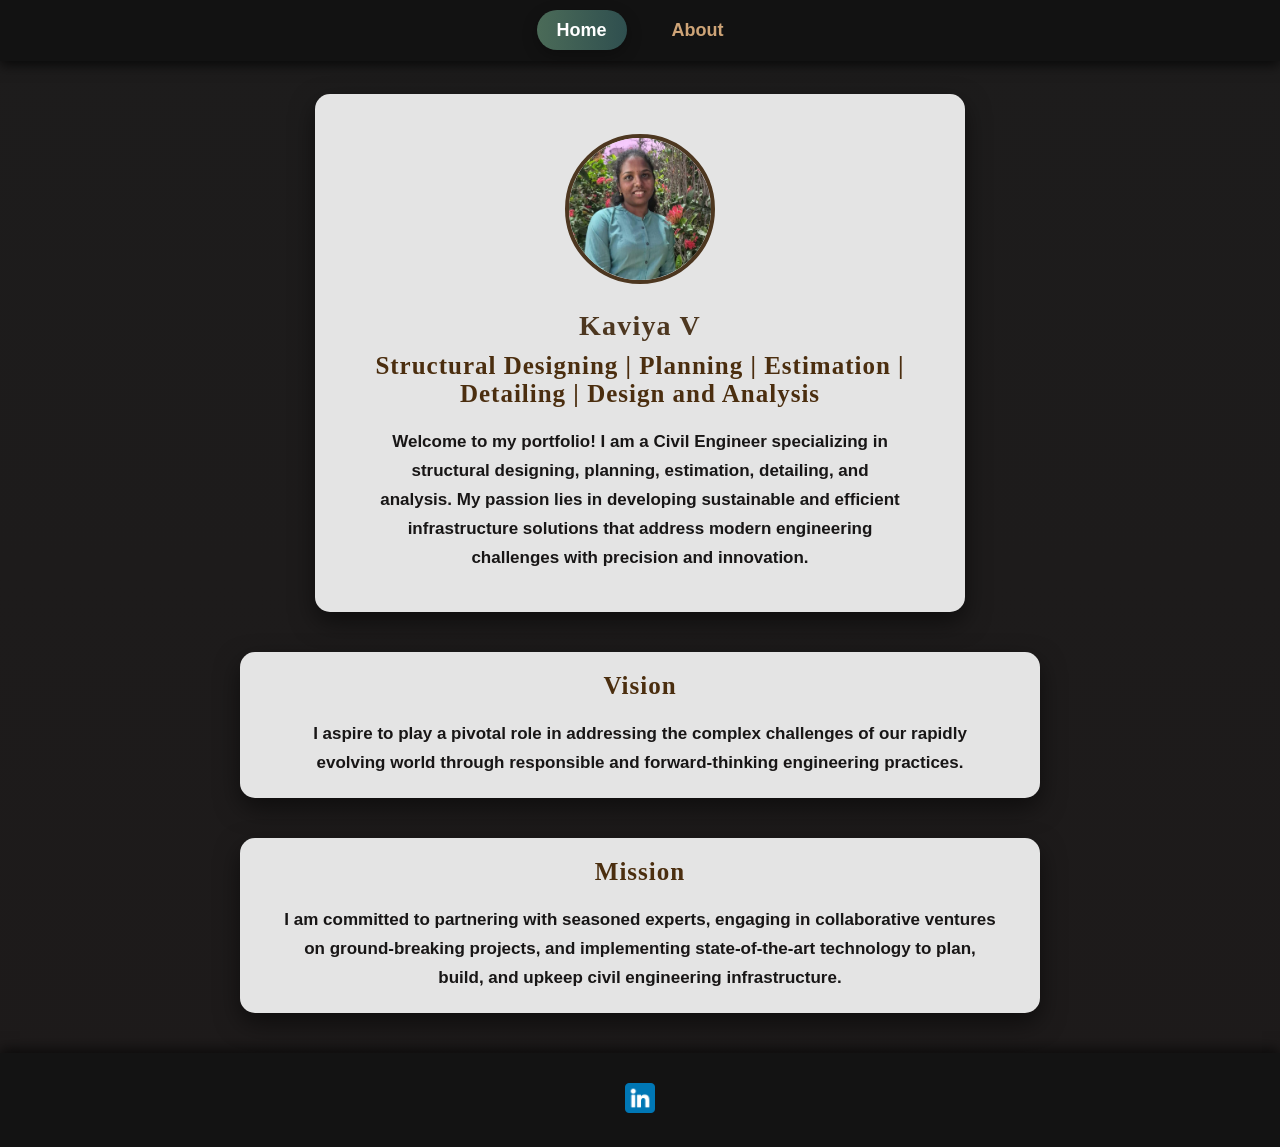
<file: index.html>
<!DOCTYPE html>
<html lang="en">
<head>
    <meta charset="UTF-8">
    <meta name="viewport" content="width=device-width, initial-scale=1.0">
    <title>Portfolio</title>
    <link rel="stylesheet" href="index.css">
    <link href="https://fonts.cdnfonts.com/css/hahmlet" rel="stylesheet">
                        
    <style>
        @import url('https://fonts.cdnfonts.com/css/hahmlet');
    </style>
                
</head>
<body>
    <header>
        <nav>
            <ul>
                <li><a href="home.html" class="active">Home</a></li>
                <li><a href="about.html">About</a></li>
            </ul>            
        </nav>
    </header>

    <br>
    <br>
    <br>

    <!-- Profile Section -->
    <section class="profile-section">
        <div class="profile-container">
            <img src="image/kaviya.jpg" alt="Profile Image" class="profile-img">
            <h1>Kaviya V</h1> 
            <h2>Structural Designing | Planning | Estimation | Detailing | Design and Analysis</h2>
            <b><p>Welcome to my portfolio! I am a Civil Engineer specializing in structural designing, planning, estimation, detailing, and analysis. My passion lies in developing sustainable and efficient infrastructure solutions that address modern engineering challenges with precision and innovation.</p></b>
        </div>
    </section>

    <!-- Vision Section -->
    <section class="vision-section">
        <div class="vision-container">
            <h2>Vision</h2>
            <b><p>I aspire to play a pivotal role in addressing the complex challenges of our rapidly evolving world through responsible and forward-thinking engineering practices.</p></b>
        </div>
    </section>

    <!-- Mission Section -->
    <section class="mission-section">
        <div class="mission-container">
            <h2>Mission</h2>
            <b><p>I am committed to partnering with seasoned experts, engaging in collaborative ventures on ground-breaking projects, and implementing state-of-the-art technology to plan, build, and upkeep civil engineering infrastructure.</p></b>
        </div>
    </section>

    <!-- Footer Section -->
    <footer>
        <div class="footer-container">
            <a href="https://www.linkedin.com/in/sowmiya-s-91776424b/" target="_blank">
                <img src="image/l.png" alt="LinkedIn" class="social-icon">
            </a>
        </div>
    </footer>
</body>
</html>
</file>
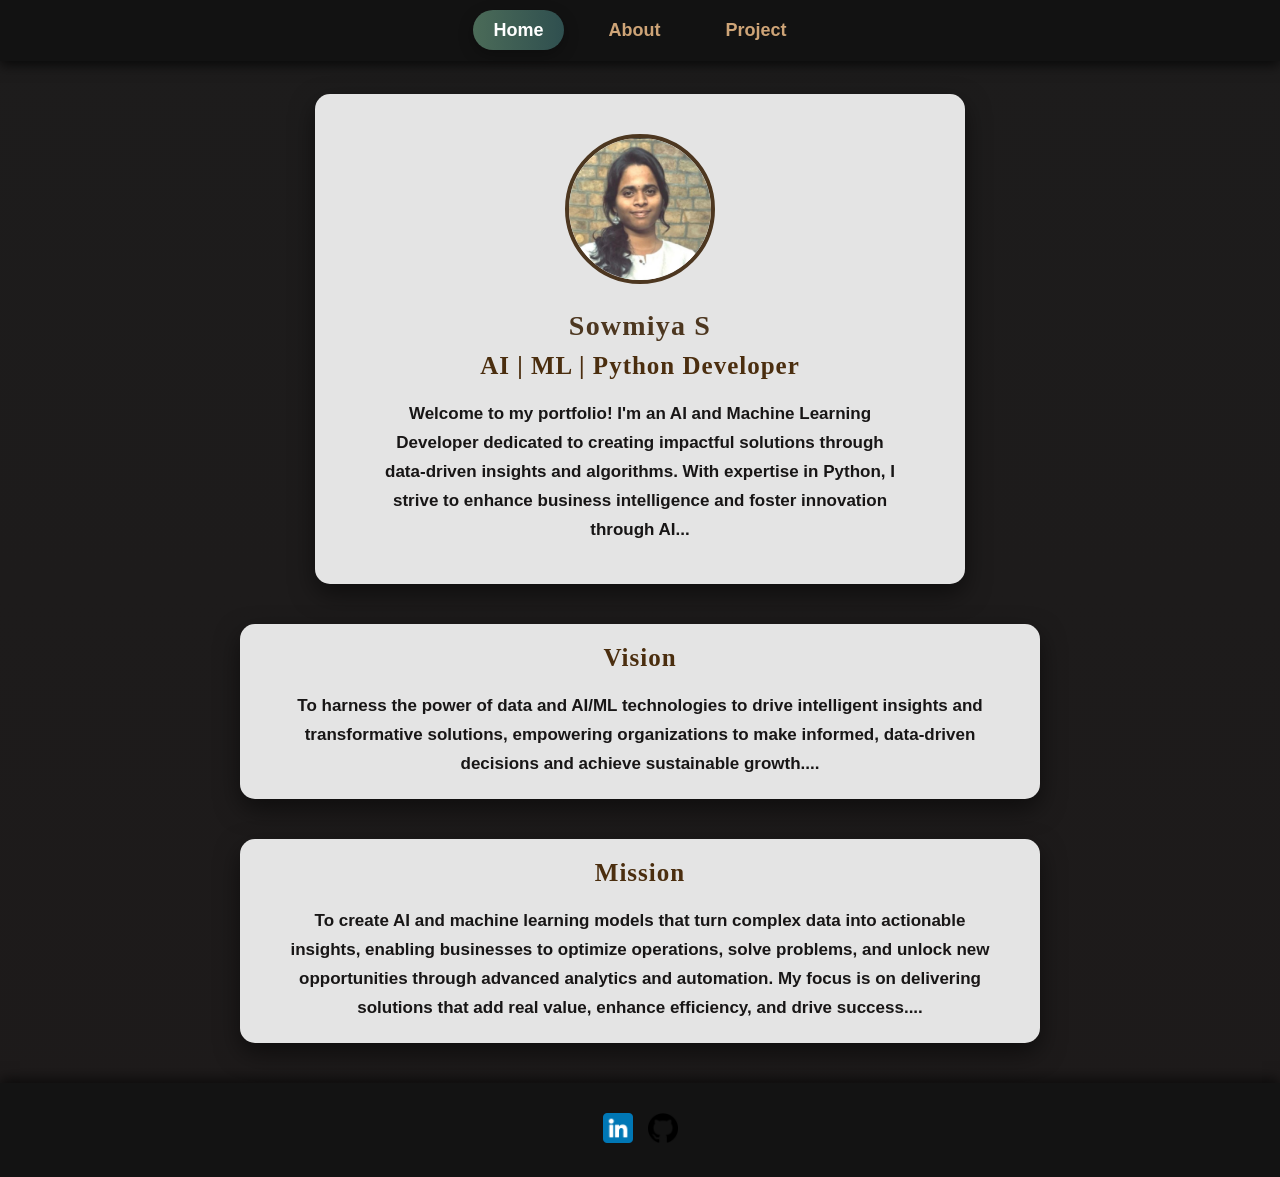
<file: sowmiya-s-main/index.html>
<!DOCTYPE html>
<html lang="en">
<head>
    <meta charset="UTF-8">
    <meta name="viewport" content="width=device-width, initial-scale=1.0">
    <title>Portfolio</title>
    <link rel="stylesheet" href="index.css">
    <!-- <link href="https://fonts.googleapis.com/css2?family=Playfair+Display:wght@400;600&display=swap" rel="stylesheet"> -->
    <link href="https://fonts.cdnfonts.com/css/hahmlet" rel="stylesheet">
                       
    <style>
        @import url('https://fonts.cdnfonts.com/css/hahmlet');
</style>
                
</head>
<body>
    <header>
        <nav>
            <ul>
                <li><a href="home.html" class="active">Home</a></li>
                <li><a href="about.html">About</a></li>
                <li><a href="project.html">Project</a></li>
            </ul>            
        </nav>
    </header>

    <br>
    <br>
    <br>

    <!-- Profile Section -->
    <section class="profile-section">
        <div class="profile-container">
            <img src="image/sowmi.jpg" alt="Profile Image" class="profile-img">
            <h1>Sowmiya S</h1>
            <h2>AI | ML | Python Developer</h2>
            <b><p>Welcome to my portfolio! I'm an AI and Machine Learning Developer dedicated to creating impactful solutions through data-driven insights and algorithms. With expertise in Python, I strive to enhance business intelligence and foster innovation through AI...</p></b>
        </div>
    </section>

    <!-- Vision Section -->
    <section class="vision-section">
        <div class="vision-container">
            <h2>Vision</h2>
            <b><p>To harness the power of data and AI/ML technologies to drive intelligent insights and transformative solutions, empowering organizations to make informed, data-driven decisions and achieve sustainable growth....</p></b>
        </div>
    </section>

    <!-- Mission Section -->
    <section class="mission-section">
        <div class="mission-container">
            <h2>Mission</h2>
            <b><p>To create AI and machine learning models that turn complex data into actionable insights, enabling businesses to optimize operations, solve problems, and unlock new opportunities through advanced analytics and automation. My focus is on delivering solutions that add real value, enhance efficiency, and drive success....</p></b>
        </div>
    </section>

    <!-- Footer Section -->
    
<footer>
    <div class="footer-container">
        <a href="https://www.linkedin.com/in/sowmiya-s-91776424b/" target="_blank">
            <img src="image/l.png" alt="LinkedIn" class="social-icon">
        </a>
        <a href="https://github.com/Sowmiya0333" target="_blank">
            <img src="image/git.png" alt="GitHub" class="social-icon">
        </a>
    </div>
</footer>
</body>
</html>
</file>
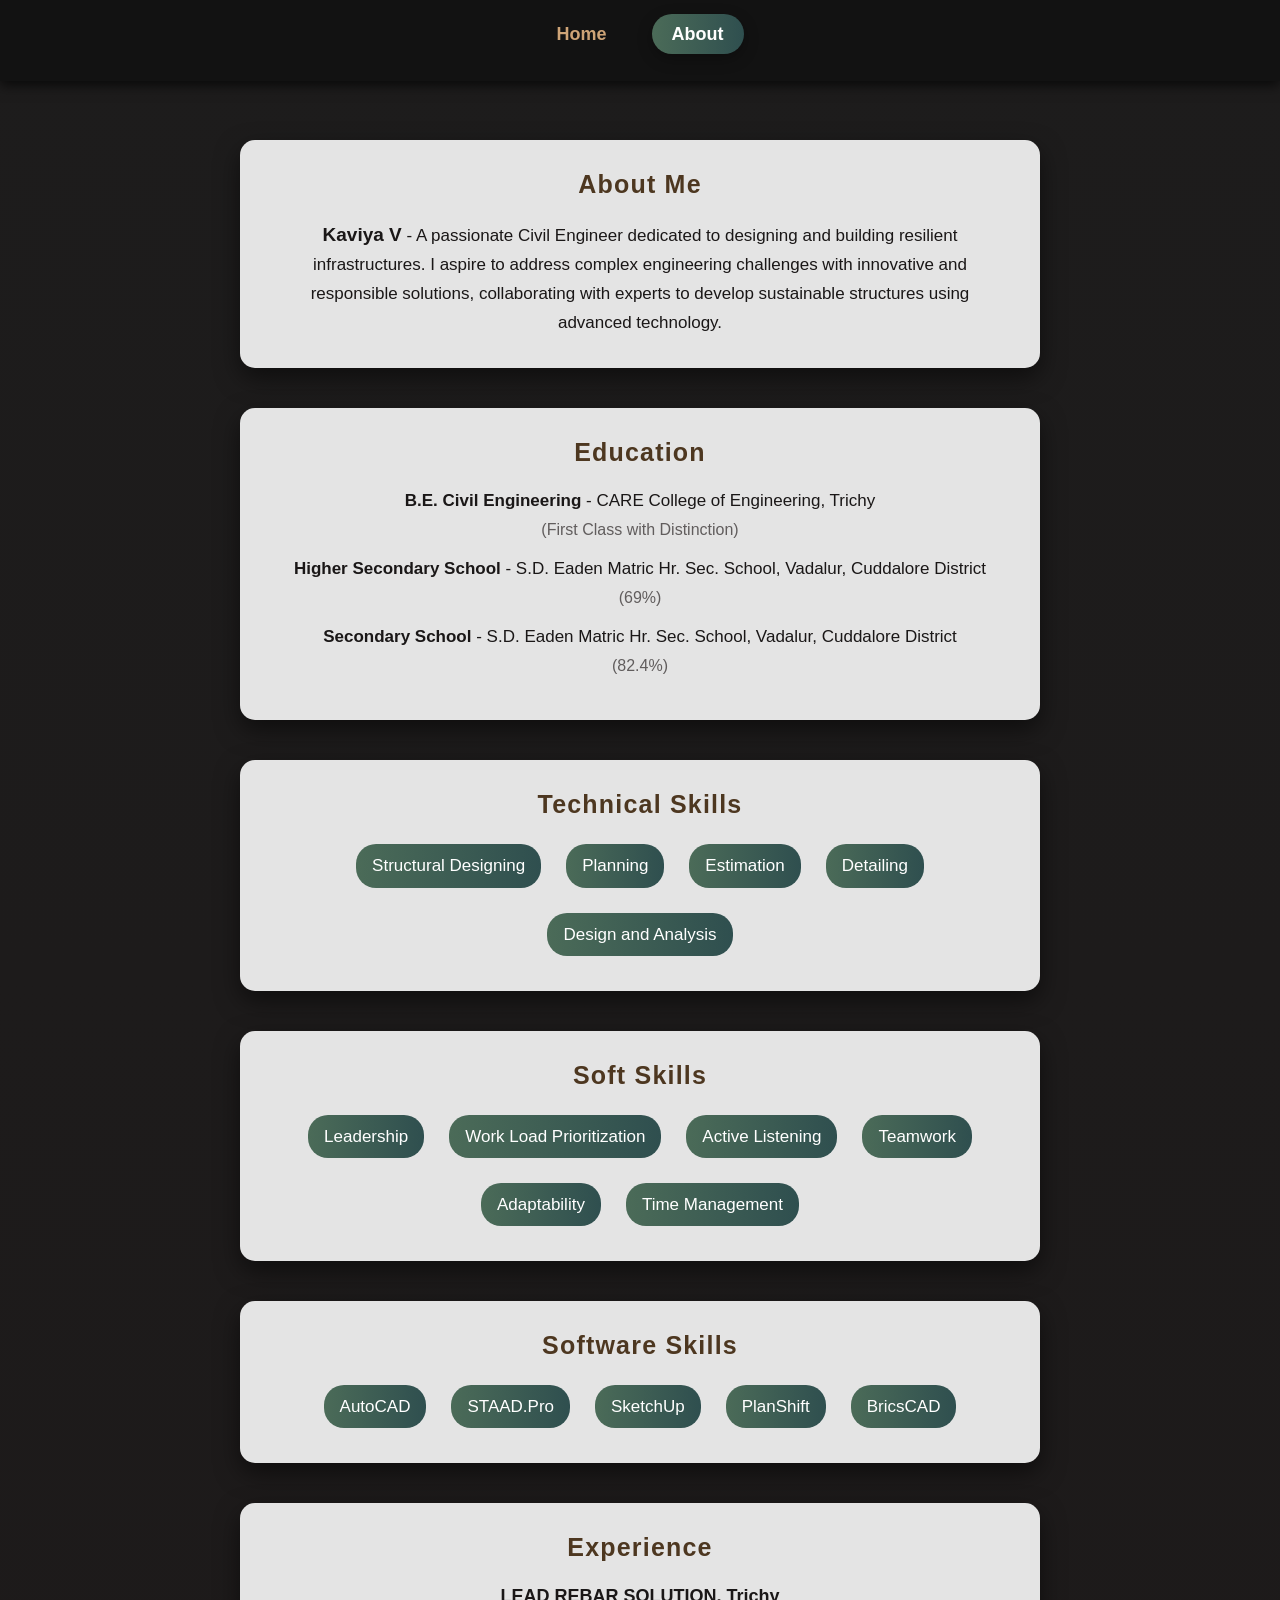
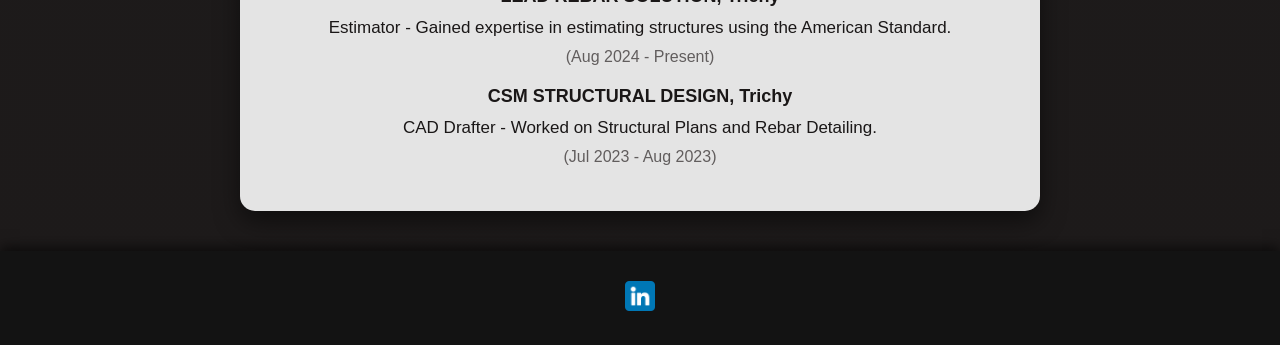
<file: about.html>
<!DOCTYPE html>
<html lang="en">
<head>
    <meta charset="UTF-8">
    <meta name="viewport" content="width=device-width, initial-scale=1.0">
    <title>About Me - Kaviya V</title>
    <link rel="stylesheet" href="about.css">
    <link href="https://fonts.cdnfonts.com/css/hahmlet" rel="stylesheet">
</head>
<body>
    <header>
        <nav>
            <ul>
                <li><a href="index.html">Home</a></li>
                <li><a href="about.html" class="active">About</a></li>
            </ul>
        </nav>
    </header>

    <section class="about-me-section">
        <div class="about-container">
            <h1>About Me</h1>
            <p><strong>Kaviya V</strong> - A passionate Civil Engineer dedicated to designing and building resilient infrastructures. I aspire to address complex engineering challenges with innovative and responsible solutions, collaborating with experts to develop sustainable structures using advanced technology.</p>
        </div>
    </section>

    <section class="education-section">
        <div class="education-container">
            <h2>Education</h2>
            <ul>
                <li><strong>B.E. Civil Engineering</strong> - CARE College of Engineering, Trichy <span>(First Class with Distinction)</span></li>
                <li><strong>Higher Secondary School</strong> - S.D. Eaden Matric Hr. Sec. School, Vadalur, Cuddalore District <span>(69%)</span></li>
                <li><strong>Secondary School</strong> - S.D. Eaden Matric Hr. Sec. School, Vadalur, Cuddalore District <span>(82.4%)</span></li>
            </ul>
        </div>
    </section>

    <section class="skills-section">
        <div class="skills-container">
            <h2>Technical Skills</h2>
            <ul>
                <li>Structural Designing</li>
                <li>Planning</li>
                <li>Estimation</li>
                <li>Detailing</li>
                <li>Design and Analysis</li>
            </ul>
        </div>
    </section>

    <section class="soft-skills-section">
        <div class="soft-skills-container">
            <h2>Soft Skills</h2>
            <ul>
                <li>Leadership</li>
                <li>Work Load Prioritization</li>
                <li>Active Listening</li>
                <li>Teamwork</li>
                <li>Adaptability</li>
                <li>Time Management</li>
            </ul>
        </div>
    </section>

    <section class="software-skills-section">
        <div class="software-skills-container">
            <h2>Software Skills</h2>
            <ul>
                <li>AutoCAD</li>
                <li>STAAD.Pro</li>
                <li>SketchUp</li>
                <li>PlanShift</li>
                <li>BricsCAD</li>
            </ul>
        </div>
    </section>

    <section class="experience-section">
        <div class="experience-container">
            <h2>Experience</h2>
            <ul>
                <li><strong>LEAD REBAR SOLUTION, Trichy</strong> Estimator - Gained expertise in estimating structures using the American Standard. <span>(Aug 2024 - Present)</span></li>
                <li><strong>CSM STRUCTURAL DESIGN, Trichy</strong>CAD Drafter - Worked on Structural Plans and Rebar Detailing. <span>(Jul 2023 - Aug 2023)</span></li>
            </ul>
        </div>
    </section>

    <footer>
        <div class="footer-container">
            <a href="https://www.linkedin.com/in/kaviyasree-va0a0a62a9" target="_blank">
                <img src="image/l.png" alt="LinkedIn" class="social-icon">
            </a>
        </div>
    </footer>
</body>
</html>
</file>
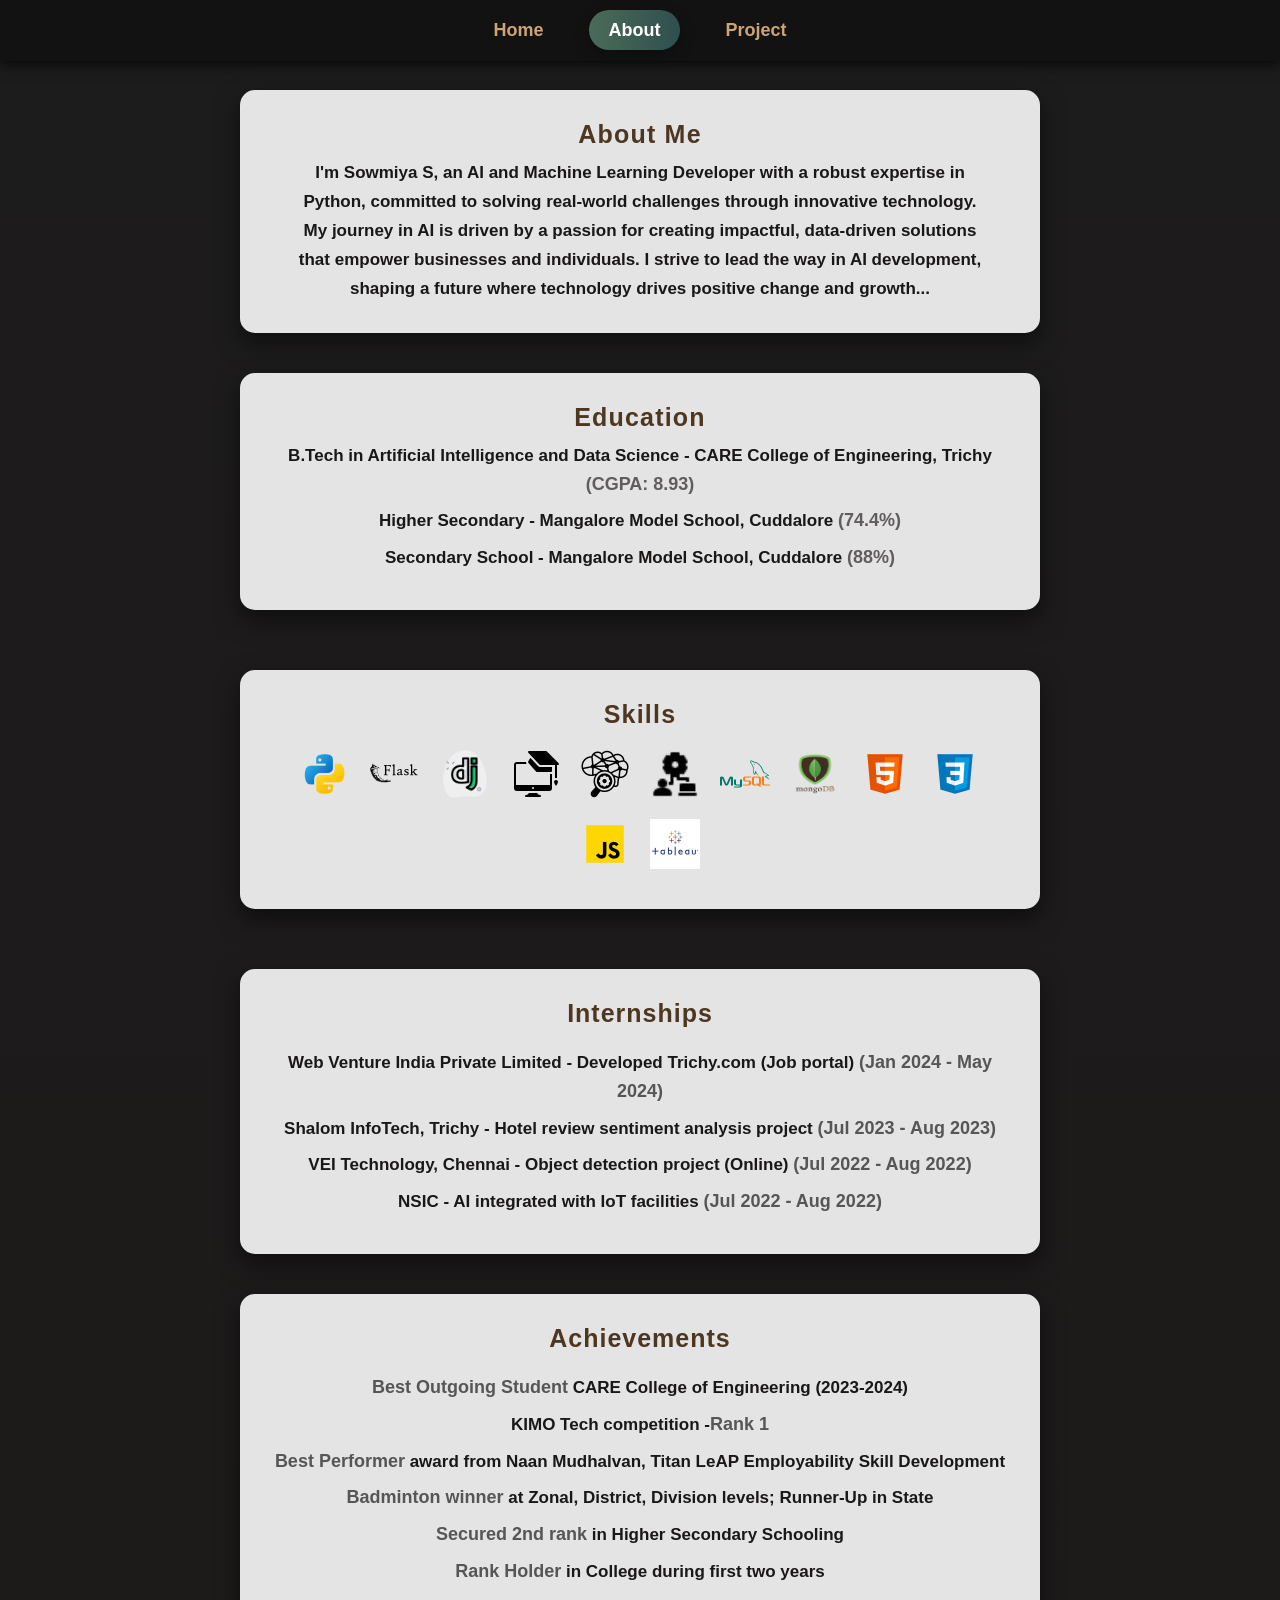
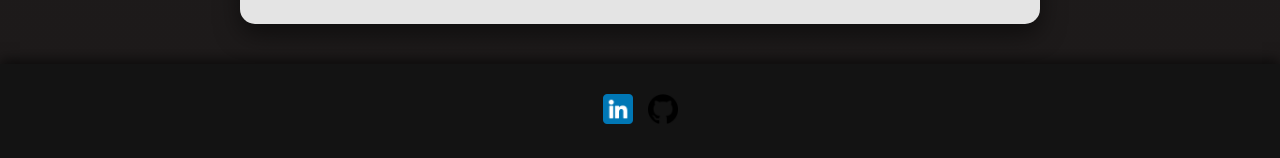
<file: sowmiya-s-main/about.html>
<!DOCTYPE html>
<html lang="en">
<head>
    <meta charset="UTF-8">
    <meta name="viewport" content="width=device-width, initial-scale=1.0">
    <title>About Me</title>
    <link rel="stylesheet" href="about.css">
    <link href="https://fonts.cdnfonts.com/css/hahmlet" rel="stylesheet">
                       
    <style>
        @import url('https://fonts.cdnfonts.com/css/hahmlet');
</style>
    <style>
        /* Optional CSS for animation and toggle button */
      

    </style>
</head>
<body>
    <header>
        <nav>
            <ul>
                <li><a href="index.html">Home</a></li>
                <li><a href="about.html"class="active">About</a></li>
                <li><a href="project.html">Project</a></li>
            </ul>
        </nav>
    </header>

    <section class="about-me-section">
        <div class="about-container">
            <h1>About Me</h1>
            <b><p>I'm Sowmiya S, an AI and Machine Learning Developer with a robust expertise in Python, committed to solving real-world challenges through innovative technology. My journey in AI is driven by a passion for creating impactful, data-driven solutions that empower businesses and individuals. I strive to lead the way in AI development, shaping a future where technology drives positive change and growth...</p><b>
        </div>
    </section>

    <section class="education-section">
        <div class="education-container">
            <h2>Education</h2>
            <ul>
                <li><strong>B.Tech in Artificial Intelligence and Data Science</strong> - CARE College of Engineering, Trichy <span>(CGPA: 8.93)</span></li>
                <li><strong>Higher Secondary</strong> - Mangalore Model School, Cuddalore <span>(74.4%)<span></li>
                <li><strong>Secondary School</strong> - Mangalore Model School, Cuddalore <span>(88%)</span></li>
            </ul>
        </div>
    </section>

    <section class="skills-section">
        <div class="skills-container">
            <h2>Skills</h2>
            <div class="hard-skills">
                <img src="image/icons8-python-50.png" alt="Python Icon">
                <img src="image/icons8-flask-50.png" alt="Flask Icon">
                <img src="image/jango.png" alt="Jango Icon">
                <img src="image/icons8-machine-learning-50.png" alt="Machine Learning Icon">
                <img src="image/icons8-deep-learning-50.png" alt="Deep Learning Icon">
                <img src="image/icons8-nlp-32.png" alt="NLP Icon">
                <img src="image/icons8-mysql-50.png" alt="MySQL Icon">
                <img src="image/mongo.png" alt="Mango Icon">
                <img src="image/icons8-html-50.png" alt="HTML Icon">
                <img src="image/icons8-css-50.png" alt="CSS Icon">
                <img src="image/icons8-javascript-50.png" alt="JavaScript Icon">
                <img src="image/tabu.png" alt="tab Icon">
            </div>
        </div>
    </section>

    <section class="internships-section">
        <div class="internships-container">
            <h2>Internships</h2>
            <ul>
                <b><li><strong>Web Venture India Private Limited</strong><b> - Developed Trichy.com (Job portal) <span>(Jan 2024 - May 2024)</span></li>
                <b><li><strong>Shalom InfoTech, Trichy</strong><b> - Hotel review sentiment analysis project <span>(Jul 2023 - Aug 2023)</span></li>
                <li><strong>VEI Technology, Chennai</strong> - Object detection project (Online) <span>(Jul 2022 - Aug 2022)</span></li>
                <li><strong>NSIC</strong> - AI integrated with IoT facilities <span>(Jul 2022 - Aug 2022)</span></li>
            </ul>
        </div>
    </section>
    
    <section class="achievements-section">
        <div class="achievements-container">
            <h2>Achievements</h2>
            <ul>
                <li><span>Best Outgoing Student</span> CARE College of Engineering (2023-2024)</li>
                <li>KIMO Tech competition -<span>Rank 1</span></li>
                <li><span>Best Performer</span> award from Naan Mudhalvan, Titan LeAP Employability Skill Development</li>
                <li><span>Badminton winner</span> at Zonal, District, Division levels; Runner-Up in State</li>
                <li><span>Secured 2nd rank</span> in Higher Secondary Schooling</li>
                <li><span>Rank Holder</span> in College during first two years</li>
            </ul>
        </div>
    </section>
    
</body>

<script>
    document.addEventListener('DOMContentLoaded', function() {
        // Immediately apply 'animate' class to each section on load
        document.querySelectorAll('section').forEach(section => {
            section.classList.add('animate');
        });
    
        // Smooth scroll behavior for in-page links
        document.querySelectorAll('nav ul li a').forEach(anchor => {
            anchor.addEventListener('click', function(e) {
                if (this.getAttribute('href').startsWith('#')) { 
                    e.preventDefault();
                    document.querySelector(this.getAttribute('href')).scrollIntoView({
                        behavior: 'smooth'
                    });
                }
            });
        });
    });
    
</script>


<footer>
    <div class="footer-container">
        <a href="https://www.linkedin.com/in/sowmiya-s-91776424b/" target="_blank">
            <img src="image/l.png" alt="LinkedIn" class="social-icon">
        </a>
        <a href="https://github.com/Sowmiya0333" target="_blank">
            <img src="image/git.png" alt="GitHub" class="social-icon">
        </a>
    </div>
</footer>

</html>
</file>
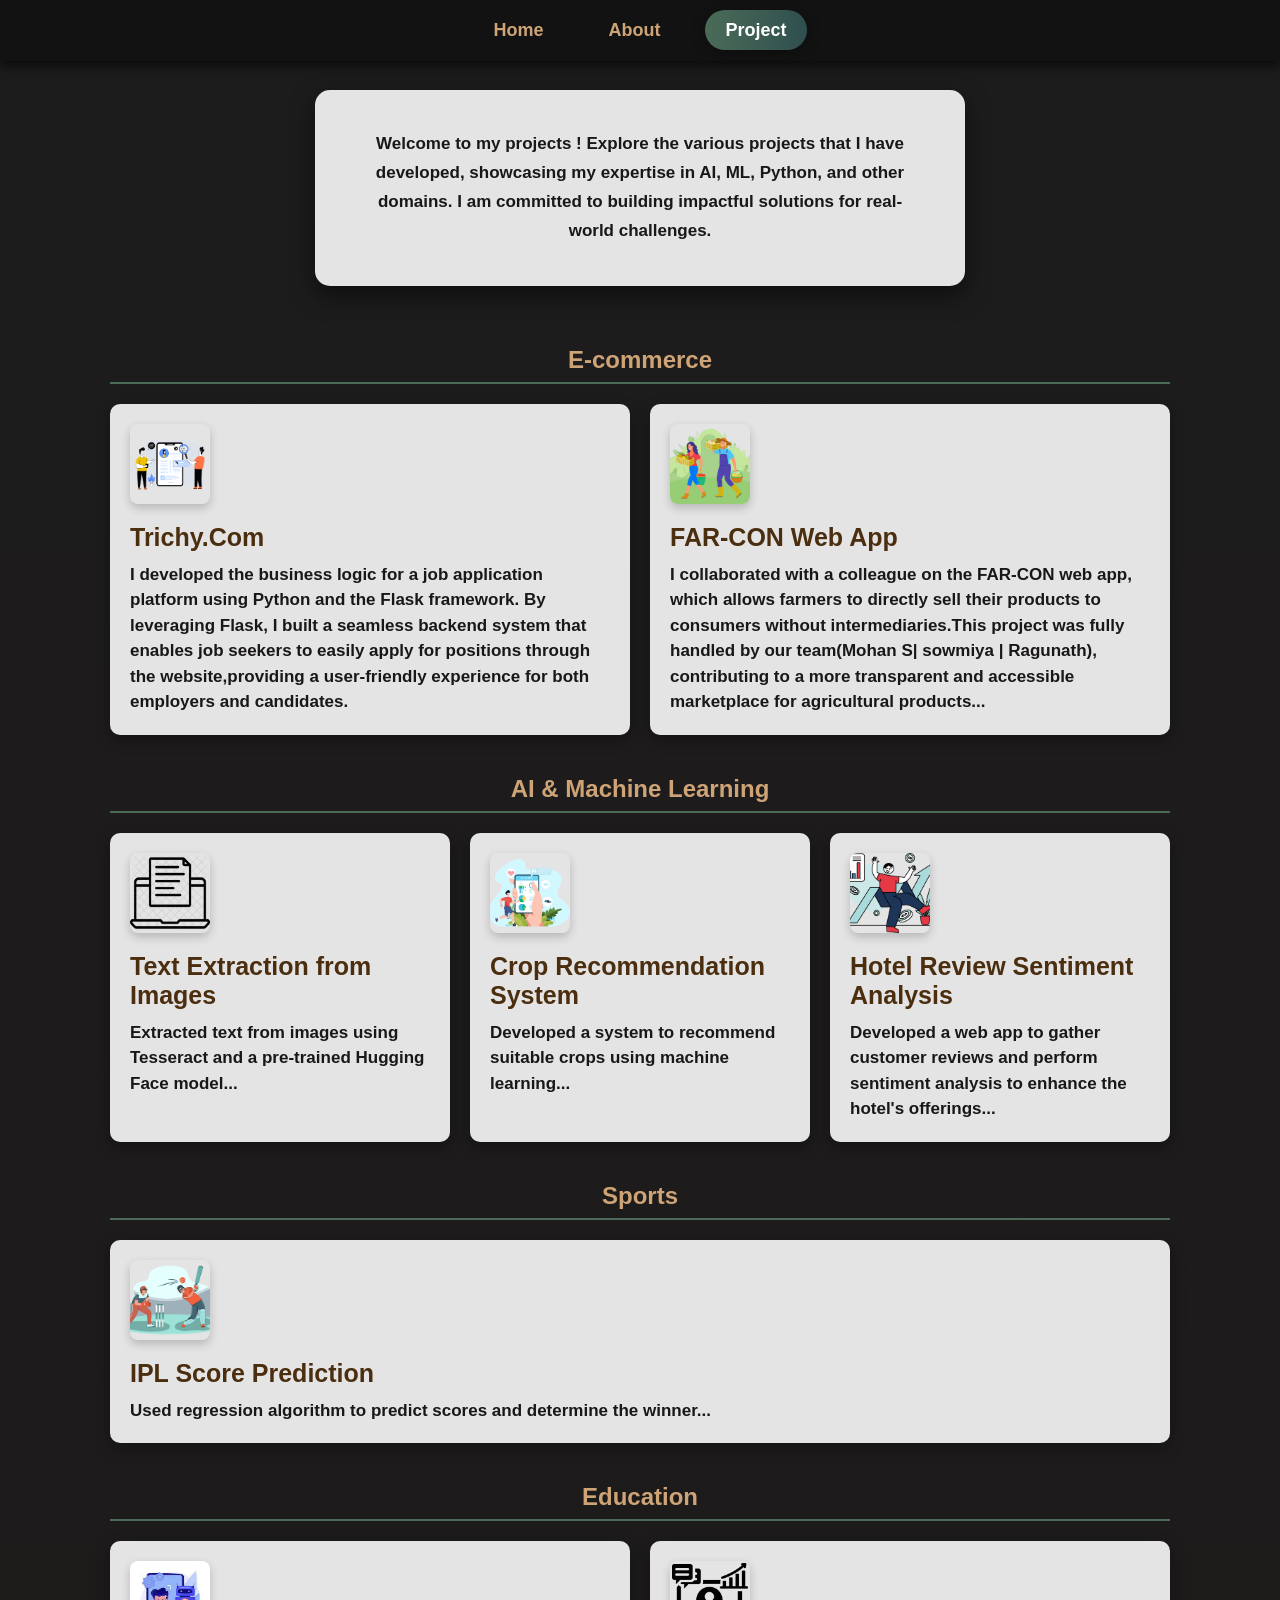
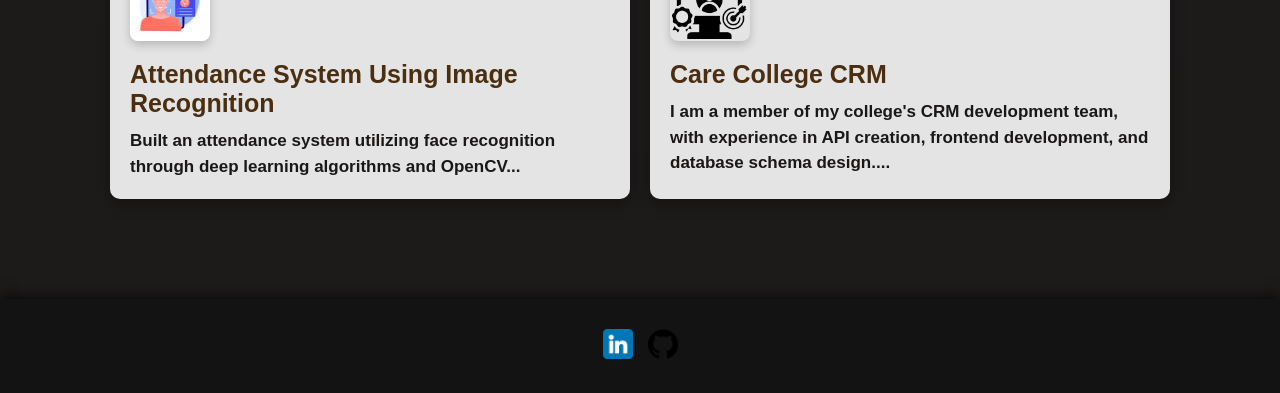
<file: sowmiya-s-main/project.html>
<!DOCTYPE html>
<html lang="en">
<head>
    <meta charset="UTF-8">
    <meta name="viewport" content="width=device-width, initial-scale=1.0">
    <title>My Projects</title>
    <link rel="stylesheet" href="project.css">
    <link href="https://fonts.cdnfonts.com/css/hahmlet" rel="stylesheet">
                       
    <style>
        @import url('https://fonts.cdnfonts.com/css/hahmlet');
</style>
</head>
<body>
    <!-- Navigation Header -->
    <header>
        <nav>
            <ul>
                <li><a href="index.html">Home</a></li>
                <li><a href="about.html">About</a></li>
                <li><a href="project.html"class="active">Project</a></li>
            </ul>            
        </nav>
    </header>

    <!-- Profile Section (Optional) -->
    <section class="profile-section">
        <div class="profile-container">
            <p>Welcome to my projects ! Explore the various projects that I have developed, showcasing my expertise in AI, ML, Python, and other domains. I am committed to building impactful solutions for real-world challenges.</p>
        </div>
    </section>

    <section class="projects-section">
        <!-- E-commerce Projects -->
        <div class="project-category" id="ecommerce">
            <center><h2>E-commerce</h2></center>
            <div class="project-container">
                <div class="project-item">
                    <img src="image/job.png" alt="Trichy.Com Project Image" class="project-img">
                    <h3>Trichy.Com</h3>
                    <p>I developed the business logic for a job application platform using Python and the Flask framework. By leveraging Flask, I built a seamless backend system that enables job seekers to easily apply for positions through the website,providing a user-friendly experience for both employers and candidates.</p>
                </div>
                <div class="project-item">
                    <img src="image/forcan.png" alt="FAR-CON Web App Project Image" class="project-img">
                    <h3>FAR-CON Web App</h3>
                    <p>I collaborated with a colleague on the FAR-CON web app, which allows farmers to directly sell their products to consumers without intermediaries.This project was fully handled by our team(Mohan S| sowmiya | Ragunath), contributing to a more transparent and accessible marketplace for agricultural products...</p>
                </div>
            </div>
        </div>
    
        <!-- AI and Machine Learning Projects -->
        <div class="project-category" id="ai-ml">
            <center><h2>AI & Machine Learning</h2></center>
            <div class="project-container">
                <div class="project-item">
                    <img src="image/info.png" alt="Text Extraction Project Image" class="project-img">
                    <h3>Text Extraction from Images</h3>
                    <p>Extracted text from images using Tesseract and a pre-trained Hugging Face model...</p>
                </div>
                <div class="project-item">
                    <img src="image/crop.png" alt="Crop Recommendation System Project Image" class="project-img">
                    <h3>Crop Recommendation System</h3>
                    <p>Developed a system to recommend suitable crops using machine learning...</p>
                </div>
                <div class="project-item">
                    <img src="image/senti.png" alt="Hotel Review Sentiment Analysis Project Image" class="project-img">
                    <h3>Hotel Review Sentiment Analysis</h3>
                    <p>Developed a web app to gather customer reviews and perform sentiment analysis to enhance the hotel's offerings...</p>
                </div>
            </div>
        </div>
    
        <!-- Sports Projects -->
        <div class="project-category" id="sports">
            <center><h2>Sports</h2></center>
            <div class="project-container">
                <div class="project-item">
                    <img src="image/cricket.png" alt="IPL Score Prediction Project Image" class="project-img">
                    <h3>IPL Score Prediction</h3>
                    <p>Used regression algorithm to predict scores and determine the winner...</p>
                </div>
            </div>
        </div>
    
        <!-- Education Projects -->
        <div class="project-category" id="education">
            <center><h2>Education</h2></center>
              <div class="project-container">
                <div class="project-item">
                    <img src="image/atted.jpeg" alt="Attendance System Project Image" class="project-img">
                    <h3>Attendance System Using Image Recognition</h3>
                    <p>Built an attendance system utilizing face recognition through deep learning algorithms and OpenCV...</p>
                </div>
                <div class="project-item">
                    <img src="image/crm.png" alt="Attendance System Project Image" class="project-img">
                    <h3>Care College CRM</h3>
                    <p>I am a member of my college's CRM development team, with experience in API creation, frontend development, and database schema design....</p>
                </div>
            </div>
        </div>
    </section>
    

</body>

<footer>
    <div class="footer-container">
        <a href="https://www.linkedin.com/in/sowmiya-s-91776424b/" target="_blank">
            <img src="image/l.png" alt="LinkedIn" class="social-icon">
        </a>
        <a href="https://github.com/Sowmiya0333" target="_blank">
            <img src="image/git.png" alt="GitHub" class="social-icon">
        </a>
    </div>
</footer>
</html>
</file>
<file: index.css>
/* Reset and Font Settings */
* {
    margin: 0;
    padding: 0;
    box-sizing: border-box;
}

body {
    font-family: 'Hahmlet', sans-serif;                                           
    color: #080811; /* Dark text color */
    background: linear-gradient(to bottom, #1d1c1c, #1d1a1a); /* Very dark background */
    transition: background-color 0.5s;
}

/* Header and Navigation */
header {
    background: rgba(18, 18, 18, 0.95); /* Dark background for header */
    padding: 20px 0;
    position: fixed;
    width: 100%;
    top: 0;
    z-index: 1000;
    box-shadow: 0 4px 12px rgba(0, 0, 0, 0.7);
}

nav ul {
    list-style: none;
    display: flex;
    justify-content: center;
    gap: 25px;
}

nav ul li a {
    color: #cea477; /* Warm, light color */
    text-decoration: none;
    font-size: 18px;
    font-weight: bold;
    padding: 10px 20px;
    border-radius: 25px;
    transition: background-color 0.3s, color 0.3s, transform 0.3s;
}

nav ul li a:hover,
nav ul li a.active {
    background: linear-gradient(90deg, #4b6b58, #2f4f4f); /* Sage and dark green */
    color: #ffffff;
    transform: scale(1.1);
    box-shadow: 0 5px 15px rgba(0, 0, 0, 0.3);
}

/* Profile Section */
.profile-section {
    padding-top: 40px;
    margin-bottom: 40px;
    text-align: center;
    color: #ffffff;
    font-size:25px;
}

.profile-container {
    max-width: 650px;
    margin: 0 auto;
    padding: 40px;
    background: rgba(250, 250, 250, 0.9); /* Light container */
    border-radius: 15px;
    box-shadow: 0 10px 25px rgba(0, 0, 0, 0.5);
    transition: background-color 0.5s, box-shadow 0.5s;
}

.profile-img {
    width: 150px;
    height: 150px;
    border-radius: 50%;
    object-fit: cover;
    margin-bottom: 20px;
    border: 4px solid   #4d3720; /* Light border color */
    transition: transform 0.3s, border-color 0.3s;
}

.profile-img:hover {
    transform: scale(1.1);
    border-color: #4b6b58; /* Sage green on hover */
}

h1 {
    font-size: 28px;
    color:  #4d3720;
    margin-bottom: 10px;
    font-weight:700;
    letter-spacing: 1.2px;
    font-family: 'Georgia', serif;
}

h2 {
    font-size: 22px;
    color: #444444; /* Dark text for contrast */
    margin-bottom: 20px;
    font-weight:700;
    font-family: 'Georgia', serif;
}

/* Text Styling */
p {
    font-size:17px;
    color: #1a1717; /* Dark text */
    line-height: 1.7;
    padding: 0 20px;
}

/* Vision and Mission Sections */
.vision-section, .mission-section {
    margin-bottom: 40px;
    /* padding: 20px; */
}

.vision-container, .mission-container {
    max-width: 800px;
    margin: 0 auto;
    gap: 10px;
    padding: 20px;
    background: rgba(250, 250, 250, 0.9); /* Light container */
    border-radius: 15px;
    box-shadow: 0 10px 25px rgba(0, 0, 0, 0.5);
    text-align: center;
    transition: background-color 0.5s, box-shadow 0.5s;
}

h2 {
    font-size: 25px;
    color: #4b2e0f;
    margin-bottom: 20px;
    font-weight: 700;
    letter-spacing: 1px;
    
}

p {
    color: #181616;
    font-size:17px;
    transition: color 0.3s;
}

/* Footer Styling */
footer {
    background: rgba(18, 18, 18, 0.9); /* Dark footer */
    padding: 20px 0;
    text-align: center;
    color: #c4a484;
    width: 100%;
    box-shadow: 0 -4px 12px rgba(0, 0, 0, 0.6);
}

.footer-container {
    max-width: 600px;
    margin: 0 auto;
    padding: 10px;
    display: flex;
    align-items: center;
    justify-content: center;
    gap: 15px;
    color: #c4a484;
}

.footer-container p {
    margin-right: 10px;
    font-size: 16px;
}

.social-icon {
    width: 30px;
    height: 30px;
    transition: transform 0.3s, filter 0.3s;
}

.social-icon:hover {
    transform: scale(1.1);
    filter: brightness(1.2);
}

/* Hover effect for headers */
h1:hover, h2:hover {
    color: #4b6b58;
}

/* Animation */
.profile-container, .vision-container, .mission-container {
    animation: fadeIn 1.5s ease;
}

@keyframes fadeIn {
    from { opacity: 0; transform: translateY(20px); }
    to { opacity: 1; transform: translateY(0); }
}

/* Media queries for responsive design */
@media (max-width: 768px) {
    body {
        font-family: 'Hahmlet', sans-serif;    
        font-size: 15px;
    }
    h1 {
        font-size: 22px;
    }
    h2 {
        font-size: 18px;
    }
    p {
        font-size: 15px;
    }
}
</file>
<file: sowmiya-s-main/index.css>
/* Reset and Font Settings */
* {
    margin: 0;
    padding: 0;
    box-sizing: border-box;
}

body {
    font-family: 'Hahmlet', sans-serif;                                           
    color: #080811; /* Dark text color */
    background: linear-gradient(to bottom, #1d1c1c, #1d1a1a); /* Very dark background */
    transition: background-color 0.5s;
}

/* Header and Navigation */
header {
    background: rgba(18, 18, 18, 0.95); /* Dark background for header */
    padding: 20px 0;
    position: fixed;
    width: 100%;
    top: 0;
    z-index: 1000;
    box-shadow: 0 4px 12px rgba(0, 0, 0, 0.7);
}

nav ul {
    list-style: none;
    display: flex;
    justify-content: center;
    gap: 25px;
}

nav ul li a {
    color: #cea477; /* Warm, light color */
    text-decoration: none;
    font-size: 18px;
    font-weight: bold;
    padding: 10px 20px;
    border-radius: 25px;
    transition: background-color 0.3s, color 0.3s, transform 0.3s;
}

nav ul li a:hover,
nav ul li a.active {
    background: linear-gradient(90deg, #4b6b58, #2f4f4f); /* Sage and dark green */
    color: #ffffff;
    transform: scale(1.1);
    box-shadow: 0 5px 15px rgba(0, 0, 0, 0.3);
}

/* Profile Section */
.profile-section {
    padding-top: 40px;
    margin-bottom: 40px;
    text-align: center;
    color: #ffffff;
    font-size:25px;
}

.profile-container {
    max-width: 650px;
    margin: 0 auto;
    padding: 40px;
    background: rgba(250, 250, 250, 0.9); /* Light container */
    border-radius: 15px;
    box-shadow: 0 10px 25px rgba(0, 0, 0, 0.5);
    transition: background-color 0.5s, box-shadow 0.5s;
}

.profile-img {
    width: 150px;
    height: 150px;
    border-radius: 50%;
    object-fit: cover;
    margin-bottom: 20px;
    border: 4px solid   #4d3720; /* Light border color */
    transition: transform 0.3s, border-color 0.3s;
}

.profile-img:hover {
    transform: scale(1.1);
    border-color: #4b6b58; /* Sage green on hover */
}

h1 {
    font-size: 28px;
    color:  #4d3720;
    margin-bottom: 10px;
    font-weight:700;
    letter-spacing: 1.2px;
    font-family: 'Georgia', serif;
}

h2 {
    font-size: 22px;
    color: #444444; /* Dark text for contrast */
    margin-bottom: 20px;
    font-weight:700;
    font-family: 'Georgia', serif;
}

/* Text Styling */
p {
    font-size:17px;
    color: #1a1717; /* Dark text */
    line-height: 1.7;
    padding: 0 20px;
}

/* Vision and Mission Sections */
.vision-section, .mission-section {
    margin-bottom: 40px;
    /* padding: 20px; */
}

.vision-container, .mission-container {
    max-width: 800px;
    margin: 0 auto;
    gap: 10px;
    padding: 20px;
    background: rgba(250, 250, 250, 0.9); /* Light container */
    border-radius: 15px;
    box-shadow: 0 10px 25px rgba(0, 0, 0, 0.5);
    text-align: center;
    transition: background-color 0.5s, box-shadow 0.5s;
}

h2 {
    font-size: 25px;
    color: #4b2e0f;
    margin-bottom: 20px;
    font-weight: 700;
    letter-spacing: 1px;
    
}

p {
    color: #181616;
    font-size:17px;
    transition: color 0.3s;
}

/* Footer Styling */
footer {
    background: rgba(18, 18, 18, 0.9); /* Dark footer */
    padding: 20px 0;
    text-align: center;
    color: #c4a484;
    width: 100%;
    box-shadow: 0 -4px 12px rgba(0, 0, 0, 0.6);
}

.footer-container {
    max-width: 600px;
    margin: 0 auto;
    padding: 10px;
    display: flex;
    align-items: center;
    justify-content: center;
    gap: 15px;
    color: #c4a484;
}

.footer-container p {
    margin-right: 10px;
    font-size: 16px;
}

.social-icon {
    width: 30px;
    height: 30px;
    transition: transform 0.3s, filter 0.3s;
}

.social-icon:hover {
    transform: scale(1.1);
    filter: brightness(1.2);
}

/* Hover effect for headers */
h1:hover, h2:hover {
    color: #4b6b58;
}

/* Animation */
.profile-container, .vision-container, .mission-container {
    animation: fadeIn 1.5s ease;
}

@keyframes fadeIn {
    from { opacity: 0; transform: translateY(20px); }
    to { opacity: 1; transform: translateY(0); }
}

/* Media queries for responsive design */
@media (max-width: 768px) {
    body {
        font-family: 'Hahmlet', sans-serif;    
        font-size: 15px;
    }
    h1 {
        font-size: 22px;
    }
    h2 {
        font-size: 18px;
    }
    p {
        font-size: 15px;
    }
}
</file>
<file: about.css>
/* Reset and Font Settings */
* {
    margin: 0;
    padding: 0;
    box-sizing: border-box;
}

body {
    font-family: 'Hahmlet', sans-serif;    
    color: #080811; /* Dark text color */
    background: linear-gradient(to bottom, #1d1c1c, #1d1a1a); /* Very dark background */
    transition: background-color 0.5s;
    padding-top: 100px; /* Add padding to account for fixed header */
}

/* Header and Navigation */
header {
    background: rgba(18, 18, 18, 0.95); /* Dark background for header */
    padding: 20px 0;
    position: fixed;
    width: 100%;
    top: 0;
    z-index: 1000;
    box-shadow: 0 4px 12px rgba(0, 0, 0, 0.7);
}

nav ul {
    list-style: none;
    display: flex;
    justify-content: center;
    gap: 25px;
}

nav ul li a {
    color: #cea477; /* Warm, light color */
    text-decoration: none;
    font-size: 18px;
    font-weight: bold;
    padding: 10px 20px;
    border-radius: 25px;
    transition: background-color 0.3s, color 0.3s, transform 0.3s;
}

nav ul li a:hover,
nav ul li a.active {
    background: linear-gradient(90deg, #4b6b58, #2f4f4f); /* Sage and dark green */
    color: #ffffff;
    transform: scale(1.1);
    box-shadow: 0 5px 15px rgba(0, 0, 0, 0.3);
}

/* Common section styles - REMOVED opacity:0 that was causing blank page */
section {
    margin-top: 40px;
}

/* Common container styles */
.about-container,
.education-container,
.skills-container,
.soft-skills-container,
.software-skills-container,
.experience-container {
    max-width: 800px;
    margin: 0 auto 40px;
    padding: 30px;
    background: rgba(250, 250, 250, 0.9); /* Light container */
    border-radius: 15px;
    box-shadow: 0 10px 25px rgba(0, 0, 0, 0.5);
    text-align: center;
}

/* Section Headings */
h1, h2 {
    font-size: 25px;
    color: #4d3720;
    margin-bottom: 20px;
    font-weight: 600;
    letter-spacing: 1.2px;
}

h1:hover, h2:hover {
    color: #4b6b58;
}

p {
    font-size: 17px;
    color: #1a1717; /* Dark text */
    line-height: 1.7;
    padding: 0 20px;
}

/* List styles */
ul {
    list-style-type: none;
    padding: 0;
}

li {
    font-size: 17px;
    color: #1a1717;
    margin-bottom: 12px;
    line-height: 1.6;
}

span {
    font-size: 16px;
    color: #615d5d;
    display: block;
    margin-top: 3px;
}

/* About Me Section */
.about-me-section {
    text-align: center;
    color: #ffffff;
}

.about-container strong {
    font-size: 19px;
}

/* Skills sections */
.skills-container ul,
.soft-skills-container ul,
.software-skills-container ul {
    display: flex;
    flex-wrap: wrap;
    justify-content: center;
    gap: 15px;
    margin-top: 15px;
}

.skills-container li,
.soft-skills-container li,
.software-skills-container li {
    background: linear-gradient(90deg, #4b6b58, #2f4f4f);
    color: #ffffff;
    padding: 8px 16px;
    border-radius: 20px;
    transition: transform 0.3s;
    margin: 5px;
}

.skills-container li:hover,
.soft-skills-container li:hover,
.software-skills-container li:hover {
    transform: scale(1.05);
    box-shadow: 0 3px 8px rgba(0, 0, 0, 0.3);
}

/* Experience section */
.experience-container strong {
    display: block;
    font-size: 18px;
    margin-bottom: 3px;
}

/* Footer */
footer {
    background: rgba(18, 18, 18, 0.9); /* Dark footer */
    padding: 20px 0;
    text-align: center;
    color: #c4a484;
    width: 100%;
    box-shadow: 0 -4px 12px rgba(0, 0, 0, 0.6);
}

.footer-container {
    max-width: 600px;
    margin: 0 auto;
    padding: 10px;
    display: flex;
    align-items: center;
    justify-content: center;
    gap: 15px;
}

.footer-container p {
    margin: 0;
    font-size: 16px;
    color: #c4a484;
}

.social-icon {
    width: 30px;
    height: 30px;
    transition: transform 0.3s, filter 0.3s;
}

.social-icon:hover {
    transform: scale(1.1);
    filter: brightness(1.2);
}

/* Media queries for responsive design */
@media (max-width: 768px) {
    body {
        font-size: 15px;
        padding-top: 80px;
    }
    
    header {
        padding: 15px 0;
    }
    
    nav ul {
        gap: 10px;
    }
    
    nav ul li a {
        font-size: 16px;
        padding: 8px 15px;
    }
    
    h1 {
        font-size: 22px;
    }
    
    h2 {
        font-size: 18px;
    }
    
    p {
        font-size: 15px;
    }
    
    .about-container,
    .education-container,
    .skills-container,
    .soft-skills-container,
    .software-skills-container,
    .experience-container {
        padding: 20px;
        margin-bottom: 25px;
    }
    
    .skills-container li,
    .soft-skills-container li,
    .software-skills-container li {
        padding: 6px 12px;
        font-size: 14px;
    }
}
</file>
<file: sowmiya-s-main/about.css>
/* Reset and Font Settings */
* {
    margin: 0;
    padding: 0;
    box-sizing: border-box;
}

body {
    font-family: 'Hahmlet', sans-serif;    
    color: #080811; /* Dark text color */
    background: linear-gradient(to bottom, #1d1c1c, #1d1a1a); /* Very dark background */
    transition: background-color 0.5s;
}

/* Header and Navigation */
header {
    background: rgba(18, 18, 18, 0.95); /* Dark background for header */
    padding: 20px 0;
    position: fixed;
    width: 100%;
    top: 0;
    z-index: 1000;
    box-shadow: 0 4px 12px rgba(0, 0, 0, 0.7);
}
nav ul {
    list-style: none;
    display: flex;
    justify-content: center;
    gap: 25px;
}

nav ul li a {
    color: #cea477; /* Warm, light color */
    text-decoration: none;
    font-size: 18px;
    font-weight: bold;
    padding: 10px 20px;
    border-radius: 25px;
    transition: background-color 0.3s, color 0.3s, transform 0.3s;
}

nav ul li a:hover,
nav ul li a.active {
    background: linear-gradient(90deg, #4b6b58, #2f4f4f); /* Sage and dark green */
    color: #ffffff;
    transform: scale(1.1);
    box-shadow: 0 5px 15px rgba(0, 0, 0, 0.3);
}

section {
    opacity: 0;
    transition: opacity 0.5s ease, transform 0.5s ease;
    transform: translateY(20px);
}
section.animate {
    opacity: 1;
    transform: translateY(0);
}

.nav-toggle {
    display: none;
    font-size: 18px;
    padding: 10px;
    background-color: #333;
    color: #fff;
    border: none;
    cursor: pointer;
}

nav ul.show {
    display: block;
}

.skills-section {
    padding: 20px;
}

.skills-container {
    display: flex;
    justify-content: center;
    align-items: center;
    flex-wrap: wrap;
}

.hard-skills {
    display: flex;
    justify-content: center;
    align-items: center;
    flex-wrap: wrap;
}

.hard-skills img {
    margin: 10px;
    width: 50px;  /* Adjust icon size */
    height: 50px; /* Adjust icon size */
    transition: transform 0.3s ease;
}

.hard-skills img:hover {
    transform: scale(1.1); /* Add a hover effect */
}

nav ul {
    list-style: none;
    display: flex;
    justify-content: center;
    gap: 25px;
}

nav ul li a {
    color: #cea477; /* Warm, light color */
    text-decoration: none;
    font-size: 18px;
    font-weight: bold;
    padding: 10px 20px;
    border-radius: 25px;
    transition: background-color 0.3s, color 0.3s, transform 0.3s;
}

nav ul li a:hover,
nav ul li a.active {
    background: linear-gradient(90deg, #4b6b58, #2f4f4f); /* Sage and dark green */
    color: #ffffff;
    transform: scale(1.1);
    box-shadow: 0 5px 15px rgba(0, 0, 0, 0.3);
}

/* About Section */
.about-me-section {
    padding-top: 50px;
    text-align: center;
    color: #ffffff;
}

.about-container {
    max-width: 800px;
    margin: 40px auto;
    padding: 30px;
    background: rgba(250, 250, 250, 0.9); /* Light container */
    border-radius: 15px;
    box-shadow: 0 10px 25px rgba(0, 0, 0, 0.5);
    animation: fadeIn 1.5s ease;
}

/* Section Headings */
h1, h2 {
    font-size: 25px;
    color: #4d3720;
    margin-bottom: 10px;
    font-weight: 600;
    letter-spacing: 1.2px;
}

p {
    font-size: 17px;
    color: #1a1717; /* Dark text */
    line-height: 1.7;
    padding: 0 20px;
}

/* Education Section */
.education-section {
    margin-top: 40px;
}

.education-container {
    max-width: 800px;
    margin: 0 auto;
    font-size: 18px;
    padding: 30px;
    background: rgba(250, 250, 250, 0.9); /* Light container */
    border-radius: 15px;
    box-shadow: 0 10px 25px rgba(0, 0, 0, 0.5);
    text-align: center;
    animation: fadeIn 1.5s ease;
}

.education-container ul {
    list-style-type: none;
    padding: 0;

}
.education-container span {
    font-size: 18px;
    color: #615d5d;
}


.education-container li {
    font-size: 17px;
    color: #1a1717;
    margin-bottom: 8px;
    line-height: 1.6;
}

/* Skills Section */
.skills-section {
    margin-top: 40px;
}

.skills-container {
    max-width: 800px;
    margin: 0 auto;
    padding: 30px;
    background: rgba(250, 250, 250, 0.9); /* Light container */
    border-radius: 15px;
    box-shadow: 0 10px 25px rgba(0, 0, 0, 0.5);
    text-align: center;
    animation: fadeIn 1.5s ease;
}

/* Skills Icons */
.skills-icons {
    display: flex;
    justify-content: center;
    flex-wrap: wrap;
    gap: 15px;
}

.skills-icons li {
    list-style: none;
    display: inline-block;
    transition: transform 0.3s ease;
    cursor: pointer;
}

.skills-icons li:hover {
    transform: translateY(-5px);
}

.skills-icons li img {
    width: 50px;
    height: 50px;
    transition: transform 0.3s ease;
}

.skills-icons li:hover img {
    transform: scale(1.2);
}

.skills-container ul {
    padding: 0;
    margin: 0;
    display: flex;
    justify-content: center;
}

.skills-container ul li {
    margin: 5px;
}

/* Internships and Achievements Sections */
.internships-section, .achievements-section {
    margin-top: 40px;
}

.internships-container, .achievements-container {
    max-width: 800px;
    margin: 0 auto;
    padding: 30px;
    background: rgba(250, 250, 250, 0.9); /* Light container */
    border-radius: 15px;
    box-shadow: 0 10px 25px rgba(0, 0, 0, 0.5);
    text-align: center;
    animation: fadeIn 1.5s ease;
    margin-bottom: 40px;
}

.internships-container ul, .achievements-container ul {
    list-style-type: none;
    padding: 0;
}

.internships-container li, .achievements-container li {
    font-size: 17px;
    color: #1a1717;
    margin-bottom: 8px;
    line-height: 1.6;
}

.internships-container h2, .achievements-container h2 {
    color: #4d3720;
    font-size: 25px;
    margin-bottom: 20px;
    font-weight: 600;
    letter-spacing: 1px;
}

.achievements-container span {
    font-size: 18px;
    color: #575555;
}


.internships-container span {
    font-size: 18px;
    color: #575555;
}


/* Hover effect for headers */
h1:hover, h2:hover {
    color: #4b6b58;
}

footer {
    background: rgba(18, 18, 18, 0.9); /* Dark footer */
    padding: 20px 0;
    text-align: center;
    color: #c4a484;
    width: 100%;
    box-shadow: 0 -4px 12px rgba(0, 0, 0, 0.6);
}

.footer-container {
    max-width: 600px;
    margin: 0 auto;
    padding: 10px;
    display: flex;
    align-items: center;
    justify-content: center;
    gap: 15px;
    color: #c4a484;
}

.footer-container p {
    margin-right: 10px;
    font-size: 16px;
}

.social-icon {
    width: 30px;
    height: 30px;
    transition: transform 0.3s, filter 0.3s;
}

.social-icon:hover {
    transform: scale(1.1);
    filter: brightness(1.2);
}

/* Animation */
@keyframes fadeIn {
    from { opacity: 0; transform: translateY(20px); }
    to { opacity: 1; transform: translateY(0); }
}

/* Media queries for responsive design */
@media (max-width: 768px) {
    body {
        font-family: 'Hahmlet', sans-serif;    
        font-size: 15px;
    }
    h1 {
        font-size: 22px;
    }
    h2 {
        font-size: 18px;
    }
    p {
        font-size: 15px;
    }
}
</file>
<file: sowmiya-s-main/project.css>
/* General Reset */
* {
    margin: 0;
    padding: 0;
    box-sizing: border-box;
}

body {
    font-family: 'Hahmlet', sans-serif;    
    color: #080811; /* Dark text color */
    background: linear-gradient(to bottom, #1d1c1c, #1d1a1a); /* Very dark background */
    transition: background-color 0.5s;
}

/* Header and Navigation */
header {
    background: rgba(18, 18, 18, 0.95); /* Dark background for header */
    padding: 20px 0;
    position: fixed;
    width: 100%;
    top: 0;
    z-index: 1000;
    box-shadow: 0 4px 12px rgba(0, 0, 0, 0.7);
}

nav ul {
    list-style: none;
    display: flex;
    justify-content: center;
    gap: 25px;
}

nav ul li a {
    color: #cea477; /* Warm, light color */
    text-decoration: none;
    font-size: 18px;
    font-weight: bold;
    padding: 10px 20px;
    border-radius: 25px;
    transition: background-color 0.3s, color 0.3s, transform 0.3s;
}

nav ul li a:hover,
nav ul li a.active {
    background: linear-gradient(90deg, #4b6b58, #2f4f4f); /* Sage and dark green */
    color: #ffffff;
    transform: scale(1.1);
    box-shadow: 0 5px 15px rgba(0, 0, 0, 0.3);
}

/* Profile Section */
.profile-section {
    padding-top: 90px;
    margin-bottom: 40px;
    text-align: center;
    color: #ffffff;
    font-size: 17px;
}

.profile-container {
    max-width: 650px;
    margin: 0 auto;
    padding: 40px;
    background: rgba(250, 250, 250, 0.9); /* Light container */
    border-radius: 15px;
    box-shadow: 0 10px 25px rgba(0, 0, 0, 0.5);
    transition: background-color 0.5s, box-shadow 0.5s;
}

.profile-img {
    width: 150px;
    height: 150px;
    border-radius: 50%;
    object-fit: cover;
    margin-bottom: 20px;
    border: 4px solid #4d3720; /* Light border color */
    transition: transform 0.3s, border-color 0.3s;
}

.profile-img:hover {
    transform: scale(1.1);
    border-color: #4b6b58; /* Sage green on hover */
}

.profile-container h1 {
    font-size: 28px;
    color: #4d3720;
    margin-bottom: 10px;
    font-weight: 600;
    letter-spacing: 1.2px;
}

.profile-container h2 {
    font-size: 22px;
    color: #444444; /* Dark text for contrast */
    margin-bottom: 20px;
    font-weight: 400;
    font-style: italic;
}

.profile-container p {
    font-size: 17px;
    color: #1a1717; /* Dark text */
    line-height: 1.7;
    padding: 0 20px;
    font-weight:600;
}

/* Project Sections */
.projects-section {
    max-width: 1100px;
    margin: 0 auto;
    padding: 20px;
}

.project-category {
    margin-bottom: 40px;
}

.project-category h2 {
    font-size: 24px;
    color: #cea477; /* Warm light color */
    border-bottom: 2px solid #4b6b58; /* Sage green */
    padding-bottom: 8px;
    margin-bottom: 20px;
}

.project-container {
    display: grid;
    grid-template-columns: repeat(auto-fit, minmax(280px, 1fr));
    gap: 20px;
}

.project-item {
    background: rgba(250, 250, 250, 0.9); /* Light container */
    padding: 20px;
    border-radius: 10px;
    box-shadow: 0 5px 15px rgba(0, 0, 0, 0.3);
    transition: transform 0.3s ease, box-shadow 0.3s ease;
}

.project-item h3 {
    font-size: 25px;
    color: #4b2e0f;
    margin-bottom: 10px;
    font-weight: 600;
}

.project-item p {
    font-size:17px;
    color: #1a1717; /* Dark text */
    line-height: 1.5;
    font-weight:600;
}

.project-item:hover {
    transform: translateY(-5px);
    box-shadow: 0 8px 20px rgba(0, 0, 0, 0.4);
}

.project-img {
    width: 80px;
    height: 80px;
    object-fit: cover;
    border-radius: 8px;
    margin-bottom: 15px;
    box-shadow: 0 4px 10px rgba(0, 0, 0, 0.2);
}

/* Footer Section */
footer {
    background: rgba(18, 18, 18, 0.9); /* Dark footer */
    padding: 20px 0;
    text-align: center;
    color: #c4a484; /* Light footer text */
    margin-top: 40px;
    position: relative;
    bottom: 0;
    width: 100%;
    box-shadow: 0 -4px 12px rgba(0, 0, 0, 0.6);
}

.footer-container {
    max-width: 600px;
    margin: 0 auto;
    padding: 10px;
    display: flex;
    align-items: center;
    justify-content: center;
    gap: 15px;
    color: #c4a484;
}

.footer-container p {
    margin-right: 10px;
    font-size: 16px;
}

.social-icon {
    width: 30px;
    height: 30px;
    transition: transform 0.3s, filter 0.3s;
}

.social-icon:hover {
    transform: scale(1.1);
    filter: brightness(1.2);
}

/* Hover effect for headers */
h1:hover, h2:hover {
    color: #84cde4; /* Sage green */
}

/* Animation */
.profile-container, .vision-container, .mission-container {
    animation: fadeIn 1.5s ease;
}

@keyframes fadeIn {
    from { opacity: 0; transform: translateY(20px); }
    to { opacity: 1; transform: translateY(0); }
}

/* Media queries for responsive design */
@media (max-width: 768px) {
    body {
        font-family: 'Hahmlet', sans-serif;    
        font-size: 15px;
    }
    h1 {
        font-size: 22px;
    }
    h2 {
        font-size: 18px;
    }
    p {
        font-size: 15px;
    }
}
</file>
